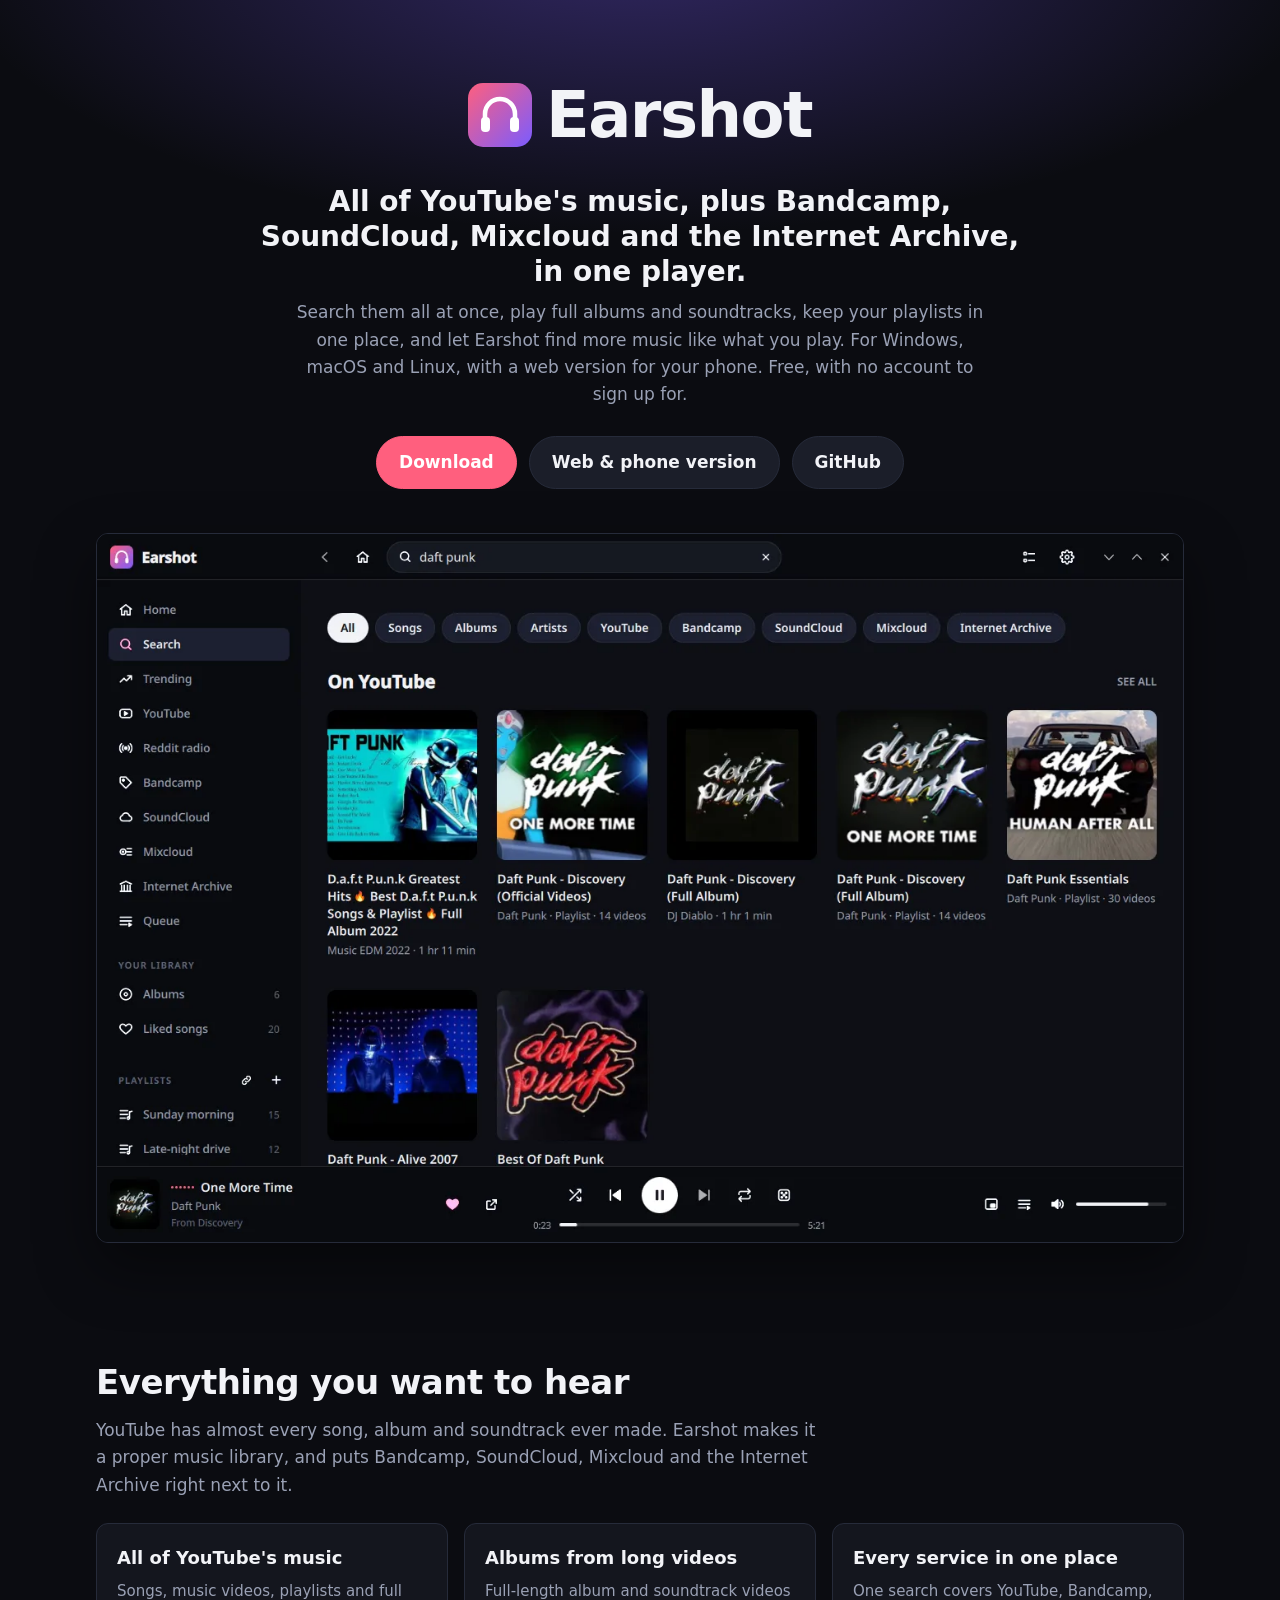
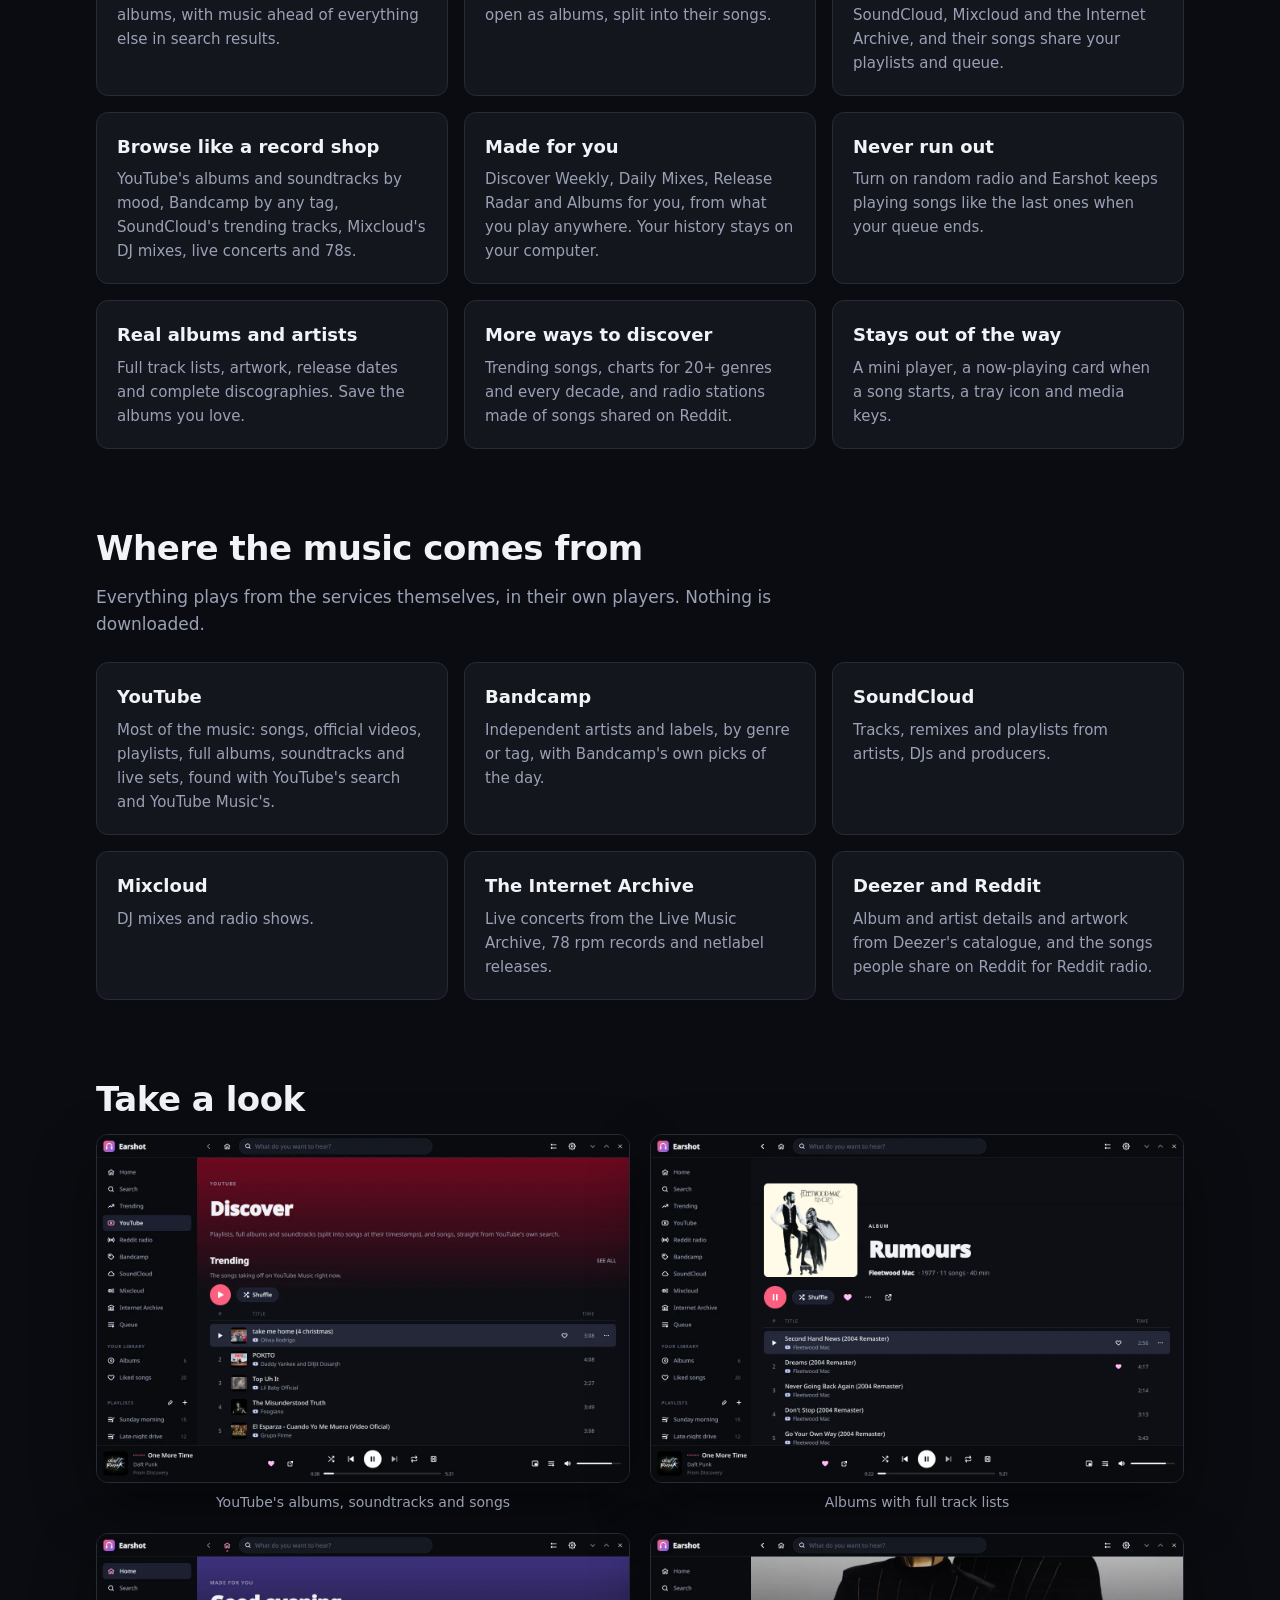
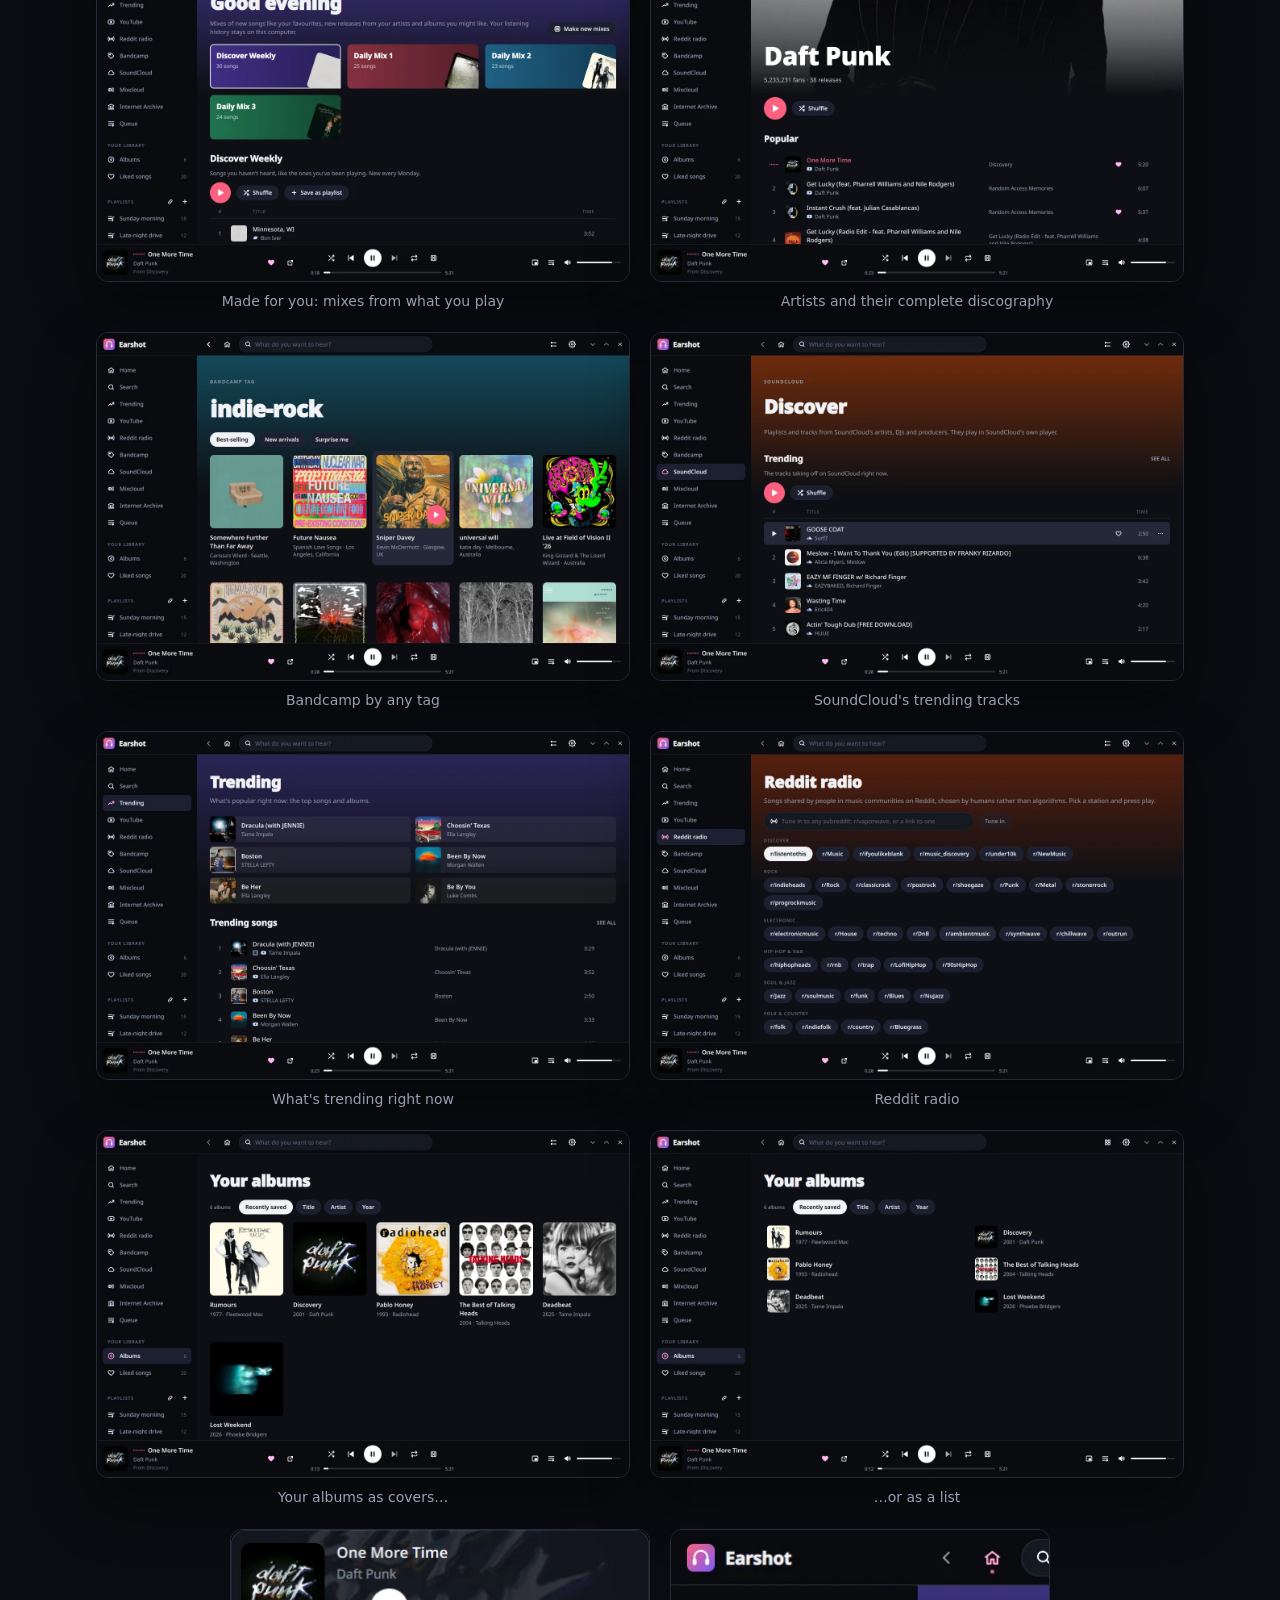
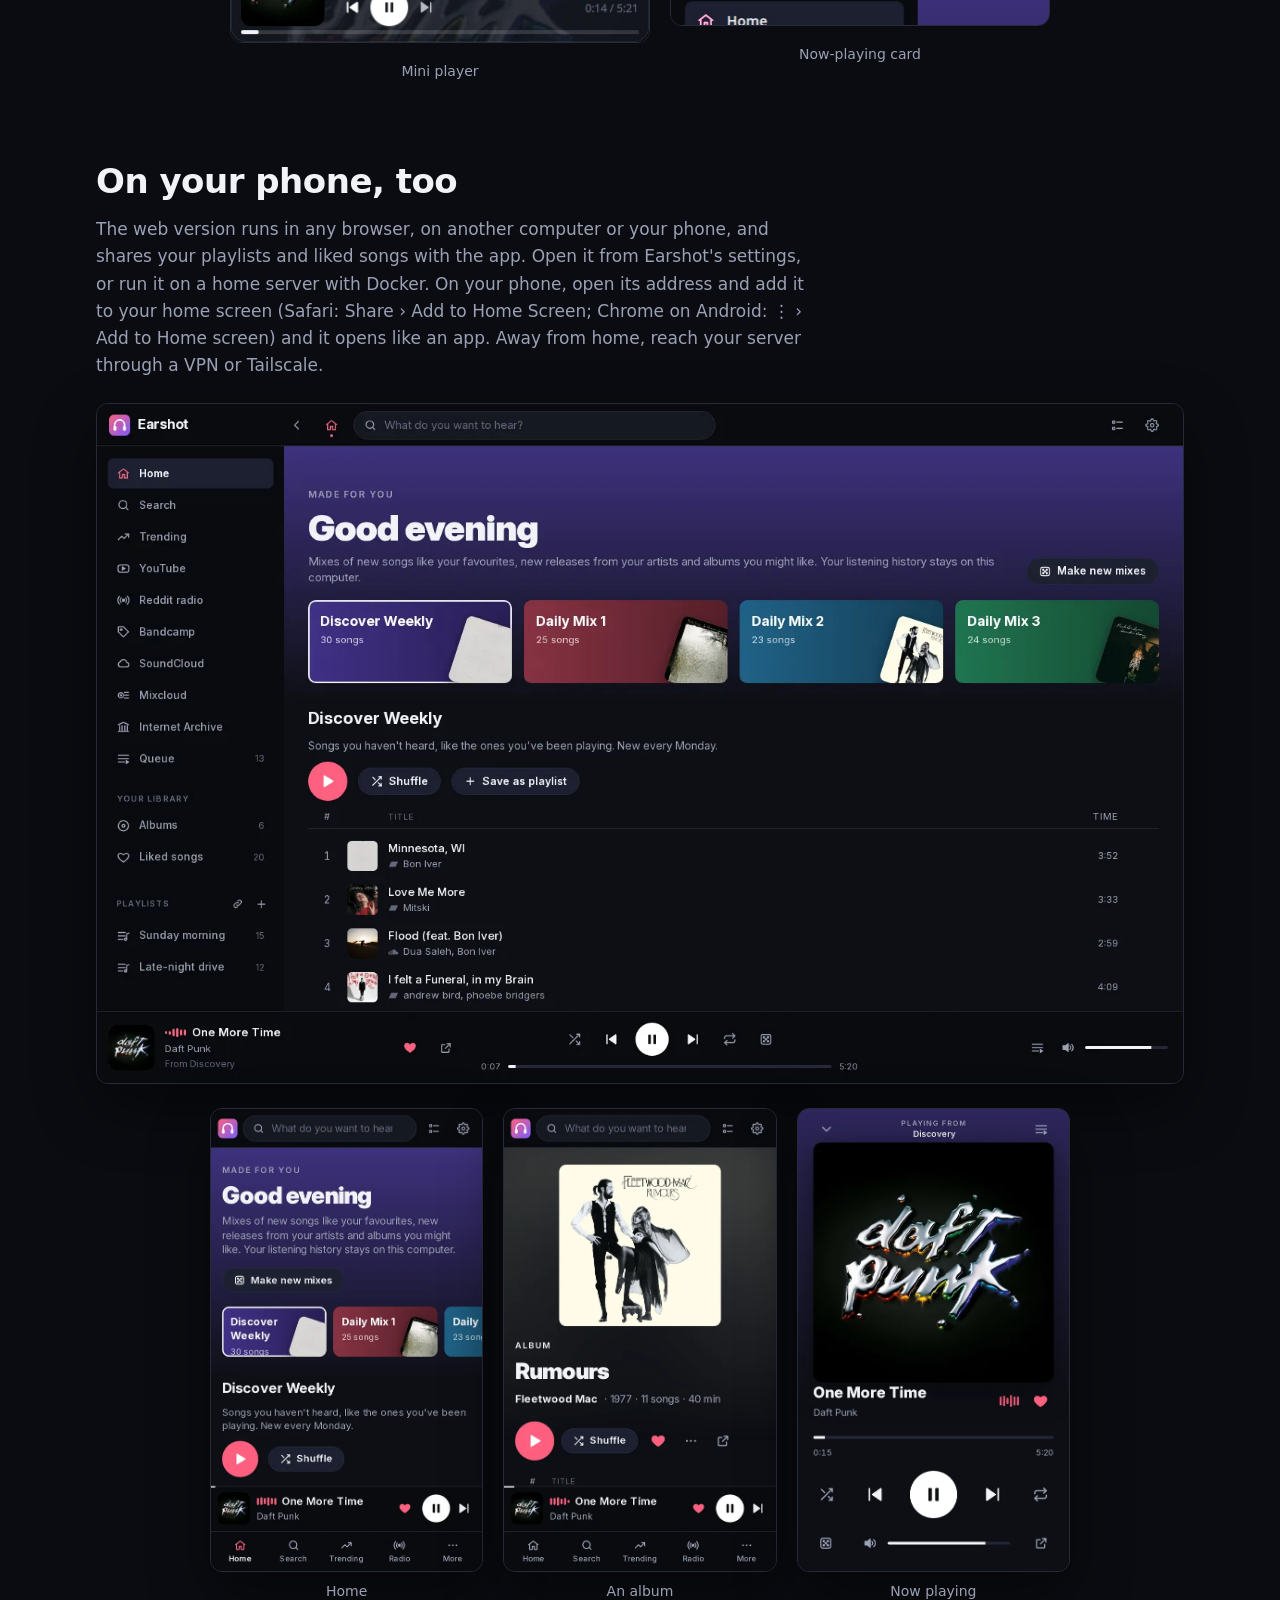
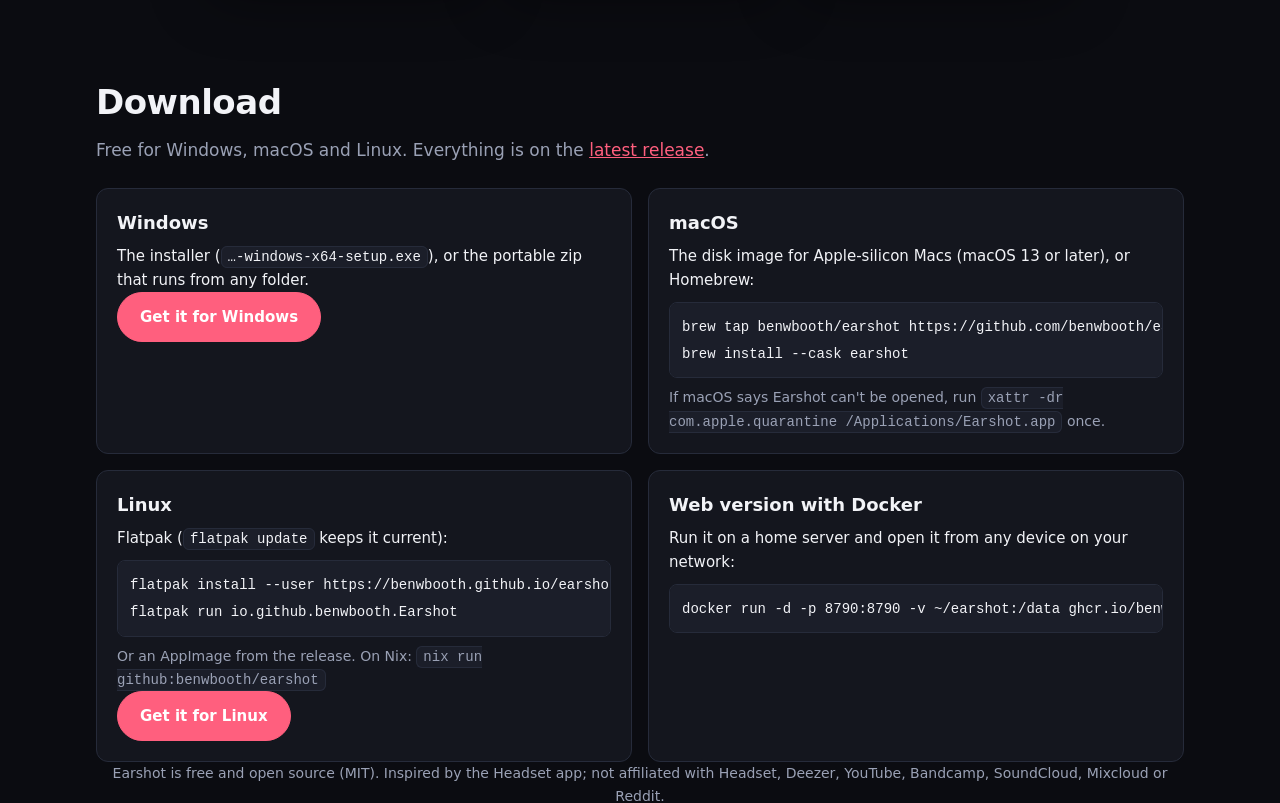
<file: docs/index.html>
<!doctype html>
<html lang="en">
<head>
<meta charset="utf-8">
<meta name="viewport" content="width=device-width, initial-scale=1">
<title>Earshot · all of YouTube's music, plus Bandcamp, SoundCloud, Mixcloud and more</title>
<meta name="description" content="Earshot is a free music player for all of YouTube's music, plus Bandcamp, SoundCloud, Mixcloud and the Internet Archive, in one library. Windows, macOS, Linux and a web version for phones.">
<meta property="og:title" content="Earshot">
<meta property="og:description" content="All of YouTube's music, plus Bandcamp, SoundCloud, Mixcloud and the Internet Archive, in one free player.">
<meta property="og:image" content="https://benwbooth.github.io/earshot/screenshots/search.webp">
<link rel="icon" href="./earshot.svg">
<style>
  :root { --bg: #0b0c11; --surface: #14161e; --surface2: #1b1e29; --text: #f2f3f7; --muted: #9aa1b5;
          --accent: #ff5f7e; --accent2: #7a5cff; --border: #262b3a; }
  * { box-sizing: border-box; }
  html { scroll-behavior: smooth; }
  body { margin: 0; background: var(--bg); color: var(--text); font: 17px/1.6 Inter, "Noto Sans", system-ui, -apple-system, "Segoe UI", sans-serif; }
  a { color: var(--accent); }
  .wrap { max-width: 1120px; margin: 0 auto; padding: 0 16px; }
  .hero { padding: 64px 0 40px; text-align: center;
          background: radial-gradient(1000px 420px at 50% -60px, rgba(122,92,255,.35), transparent 70%); }
  .brand { display: inline-flex; gap: 14px; align-items: center; }
  .brand img { width: 64px; height: 64px; }
  h1 { margin: 0; font-size: clamp(40px, 8vw, 64px); letter-spacing: -1.5px; }
  .tagline { font-size: clamp(20px, 3.4vw, 28px); font-weight: 700; margin: 18px auto 10px; max-width: 760px; line-height: 1.25; }
  .lead { color: var(--muted); max-width: 700px; margin: 0 auto 28px; }
  .buttons { display: flex; flex-wrap: wrap; gap: 12px; justify-content: center; }
  .btn { display: inline-block; padding: 12px 22px; border-radius: 999px; font-weight: 700; text-decoration: none;
         background: var(--surface2); color: var(--text); border: 1px solid var(--border); }
  .btn.primary { background: var(--accent); color: #fff; border-color: var(--accent); }
  .btn:hover { filter: brightness(1.12); }
  .shot { width: 100%; height: auto; display: block; border-radius: 12px; border: 1px solid var(--border);
          box-shadow: 0 24px 60px rgba(0,0,0,.45); }
  .hero .shot { margin-top: 44px; }
  h2 { font-size: clamp(26px, 4vw, 34px); margin: 72px 0 8px; letter-spacing: -.5px; }
  .sub { color: var(--muted); margin: 0 0 24px; max-width: 720px; }
  .features { display: grid; grid-template-columns: repeat(3, 1fr); gap: 16px; }
  .features > *, .gallery > *, .downloads > *, .phones > * { min-width: 0; }
  .card { background: var(--surface); border: 1px solid var(--border); border-radius: 12px; padding: 20px; }
  .card h3 { margin: 0 0 6px; font-size: 18px; }
  .card p { margin: 0; color: var(--muted); font-size: 15px; }
  .gallery { display: grid; grid-template-columns: 1fr 1fr; gap: 20px; }
  figure { margin: 0; }
  figcaption { color: var(--muted); font-size: 14px; margin-top: 8px; text-align: center; }
  .small { display: flex; flex-wrap: wrap; gap: 20px; align-items: flex-start; justify-content: center; margin-top: 20px; }
  .small img { border-radius: 12px; border: 1px solid var(--border); max-width: 100%; height: auto; }
  .phones { display: grid; grid-template-columns: repeat(3, 1fr); gap: 20px; max-width: 860px; margin: 24px auto 0; }
  .downloads { display: grid; grid-template-columns: repeat(2, 1fr); gap: 16px; }
  .downloads .card p { color: var(--text); }
  .downloads .card .note { color: var(--muted); font-size: 14px; margin-top: 8px; }
  code { background: var(--surface2); border: 1px solid var(--border); border-radius: 6px; padding: 2px 6px; font-size: 14px; overflow-wrap: anywhere; }
  pre { background: var(--surface2); border: 1px solid var(--border); border-radius: 8px; padding: 10px 12px; overflow-x: auto; margin: 10px 0 0; }
  pre code { border: 0; padding: 0; background: none; }
  footer { color: var(--muted); font-size: 14px; padding: 64px 0 48px; text-align: center; }
  @media (max-width: 820px) {
    .features, .gallery, .downloads { grid-template-columns: 1fr; }
    .phones { grid-template-columns: 1fr 1fr; }
  }
</style>
</head>
<body>
<header class="hero">
  <div class="wrap">
    <div class="brand"><img src="./earshot.svg" alt=""><h1>Earshot</h1></div>
    <p class="tagline">All of YouTube's music, plus Bandcamp, SoundCloud, Mixcloud and the Internet Archive, in one player.</p>
    <p class="lead">Search them all at once, play full albums and soundtracks, keep your playlists in one place, and let Earshot find more music like what you play. For Windows, macOS and Linux, with a web version for your phone. Free, with no account to sign up for.</p>
    <div class="buttons">
      <a class="btn primary" href="#download">Download</a>
      <a class="btn" href="#web">Web &amp; phone version</a>
      <a class="btn" href="https://github.com/benwbooth/earshot">GitHub</a>
    </div>
    <img class="shot" src="./screenshots/search.webp" width="1320" height="860" alt="Searching YouTube, Bandcamp, SoundCloud, Mixcloud and the Internet Archive at once">
  </div>
</header>

<main class="wrap">
  <h2>Everything you want to hear</h2>
  <p class="sub">YouTube has almost every song, album and soundtrack ever made. Earshot makes it a proper music library, and puts Bandcamp, SoundCloud, Mixcloud and the Internet Archive right next to it.</p>
  <div class="features">
    <div class="card"><h3>All of YouTube's music</h3><p>Songs, music videos, playlists and full albums, with music ahead of everything else in search results.</p></div>
    <div class="card"><h3>Albums from long videos</h3><p>Full-length album and soundtrack videos open as albums, split into their songs.</p></div>
    <div class="card"><h3>Every service in one place</h3><p>One search covers YouTube, Bandcamp, SoundCloud, Mixcloud and the Internet Archive, and their songs share your playlists and queue.</p></div>
    <div class="card"><h3>Browse like a record shop</h3><p>YouTube's albums and soundtracks by mood, Bandcamp by any tag, SoundCloud's trending tracks, Mixcloud's DJ mixes, live concerts and 78s.</p></div>
    <div class="card"><h3>Made for you</h3><p>Discover Weekly, Daily Mixes, Release Radar and Albums for you, from what you play anywhere. Your history stays on your computer.</p></div>
    <div class="card"><h3>Never run out</h3><p>Turn on random radio and Earshot keeps playing songs like the last ones when your queue ends.</p></div>
    <div class="card"><h3>Real albums and artists</h3><p>Full track lists, artwork, release dates and complete discographies. Save the albums you love.</p></div>
    <div class="card"><h3>More ways to discover</h3><p>Trending songs, charts for 20+ genres and every decade, and radio stations made of songs shared on Reddit.</p></div>
    <div class="card"><h3>Stays out of the way</h3><p>A mini player, a now-playing card when a song starts, a tray icon and media keys.</p></div>
  </div>

  <h2>Where the music comes from</h2>
  <p class="sub">Everything plays from the services themselves, in their own players. Nothing is downloaded.</p>
  <div class="features">
    <div class="card"><h3>YouTube</h3><p>Most of the music: songs, official videos, playlists, full albums, soundtracks and live sets, found with YouTube's search and YouTube Music's.</p></div>
    <div class="card"><h3>Bandcamp</h3><p>Independent artists and labels, by genre or tag, with Bandcamp's own picks of the day.</p></div>
    <div class="card"><h3>SoundCloud</h3><p>Tracks, remixes and playlists from artists, DJs and producers.</p></div>
    <div class="card"><h3>Mixcloud</h3><p>DJ mixes and radio shows.</p></div>
    <div class="card"><h3>The Internet Archive</h3><p>Live concerts from the Live Music Archive, 78 rpm records and netlabel releases.</p></div>
    <div class="card"><h3>Deezer and Reddit</h3><p>Album and artist details and artwork from Deezer's catalogue, and the songs people share on Reddit for Reddit radio.</p></div>
  </div>

  <h2>Take a look</h2>
  <div class="gallery">
    <figure><img class="shot" loading="lazy" src="./screenshots/youtube.webp" width="1320" height="860" alt="YouTube"><figcaption>YouTube's albums, soundtracks and songs</figcaption></figure>
    <figure><img class="shot" loading="lazy" src="./screenshots/album.webp" width="1320" height="860" alt="An album page"><figcaption>Albums with full track lists</figcaption></figure>
    <figure><img class="shot" loading="lazy" src="./screenshots/home.webp" width="1320" height="860" alt="Made for you: Discover Weekly and Daily Mixes"><figcaption>Made for you: mixes from what you play</figcaption></figure>
    <figure><img class="shot" loading="lazy" src="./screenshots/artist.webp" width="1320" height="860" alt="An artist page"><figcaption>Artists and their complete discography</figcaption></figure>
    <figure><img class="shot" loading="lazy" src="./screenshots/bandcamp.webp" width="1320" height="860" alt="Bandcamp's indie-rock tag"><figcaption>Bandcamp by any tag</figcaption></figure>
    <figure><img class="shot" loading="lazy" src="./screenshots/soundcloud.webp" width="1320" height="860" alt="SoundCloud"><figcaption>SoundCloud's trending tracks</figcaption></figure>
    <figure><img class="shot" loading="lazy" src="./screenshots/trending.webp" width="1320" height="860" alt="Trending songs"><figcaption>What's trending right now</figcaption></figure>
    <figure><img class="shot" loading="lazy" src="./screenshots/radio.webp" width="1320" height="860" alt="Reddit radio stations"><figcaption>Reddit radio</figcaption></figure>
    <figure><img class="shot" loading="lazy" src="./screenshots/albums-grid.webp" width="1320" height="860" alt="Your albums as covers"><figcaption>Your albums as covers…</figcaption></figure>
    <figure><img class="shot" loading="lazy" src="./screenshots/albums-list.webp" width="1320" height="860" alt="Your albums as a list"><figcaption>…or as a list</figcaption></figure>
  </div>
  <div class="small">
    <figure><img loading="lazy" src="./screenshots/mini.webp" width="420" height="113" alt="The mini player"><figcaption>Mini player</figcaption></figure>
    <figure><img loading="lazy" src="./screenshots/card.webp" width="380" height="96" alt="The now-playing card"><figcaption>Now-playing card</figcaption></figure>
  </div>

  <h2 id="web">On your phone, too</h2>
  <p class="sub">The web version runs in any browser, on another computer or your phone, and shares your playlists and liked songs with the app. Open it from Earshot's settings, or run it on a home server with Docker. On your phone, open its address and add it to your home screen (Safari: Share › Add to Home Screen; Chrome on Android: ⋮ › Add to Home screen) and it opens like an app. Away from home, reach your server through a VPN or Tailscale.</p>
  <img class="shot" loading="lazy" src="./screenshots/web-home.webp" width="1440" height="900" alt="The web version in a desktop browser">
  <div class="phones">
    <figure><img class="shot" loading="lazy" src="./screenshots/phone-home.webp" width="585" height="1266" alt="The web version on a phone: Home"><figcaption>Home</figcaption></figure>
    <figure><img class="shot" loading="lazy" src="./screenshots/phone-album.webp" width="585" height="1266" alt="The web version on a phone: an album"><figcaption>An album</figcaption></figure>
    <figure><img class="shot" loading="lazy" src="./screenshots/phone-nowplaying.webp" width="585" height="1266" alt="The web version on a phone: Now playing"><figcaption>Now playing</figcaption></figure>
  </div>

  <h2 id="download">Download</h2>
  <p class="sub">Free for Windows, macOS and Linux. Everything is on the <a href="https://github.com/benwbooth/earshot/releases/latest">latest release</a>.</p>
  <div class="downloads">
    <div class="card"><h3>Windows</h3><p>The installer (<code>…-windows-x64-setup.exe</code>), or the portable zip that runs from any folder.</p>
      <p><a class="btn primary" href="https://github.com/benwbooth/earshot/releases/latest">Get it for Windows</a></p></div>
    <div class="card"><h3>macOS</h3><p>The disk image for Apple-silicon Macs (macOS 13 or later), or Homebrew:</p>
      <pre><code>brew tap benwbooth/earshot https://github.com/benwbooth/earshot
brew install --cask earshot</code></pre>
      <p class="note">If macOS says Earshot can't be opened, run <code>xattr -dr com.apple.quarantine /Applications/Earshot.app</code> once.</p></div>
    <div class="card"><h3>Linux</h3><p>Flatpak (<code>flatpak update</code> keeps it current):</p>
      <pre><code>flatpak install --user https://benwbooth.github.io/earshot/earshot.flatpakref
flatpak run io.github.benwbooth.Earshot</code></pre>
      <p class="note">Or an AppImage from the release. On Nix: <code>nix run github:benwbooth/earshot</code></p>
      <p><a class="btn primary" href="https://github.com/benwbooth/earshot/releases/latest">Get it for Linux</a></p></div>
    <div class="card"><h3>Web version with Docker</h3><p>Run it on a home server and open it from any device on your network:</p>
      <pre><code>docker run -d -p 8790:8790 -v ~/earshot:/data ghcr.io/benwbooth/earshot:latest</code></pre></div>
  </div>
</main>

<footer class="wrap">Earshot is free and open source (MIT). Inspired by the Headset app; not affiliated with Headset, Deezer, YouTube, Bandcamp, SoundCloud, Mixcloud or Reddit.</footer>
</body>
</html>
</file>
